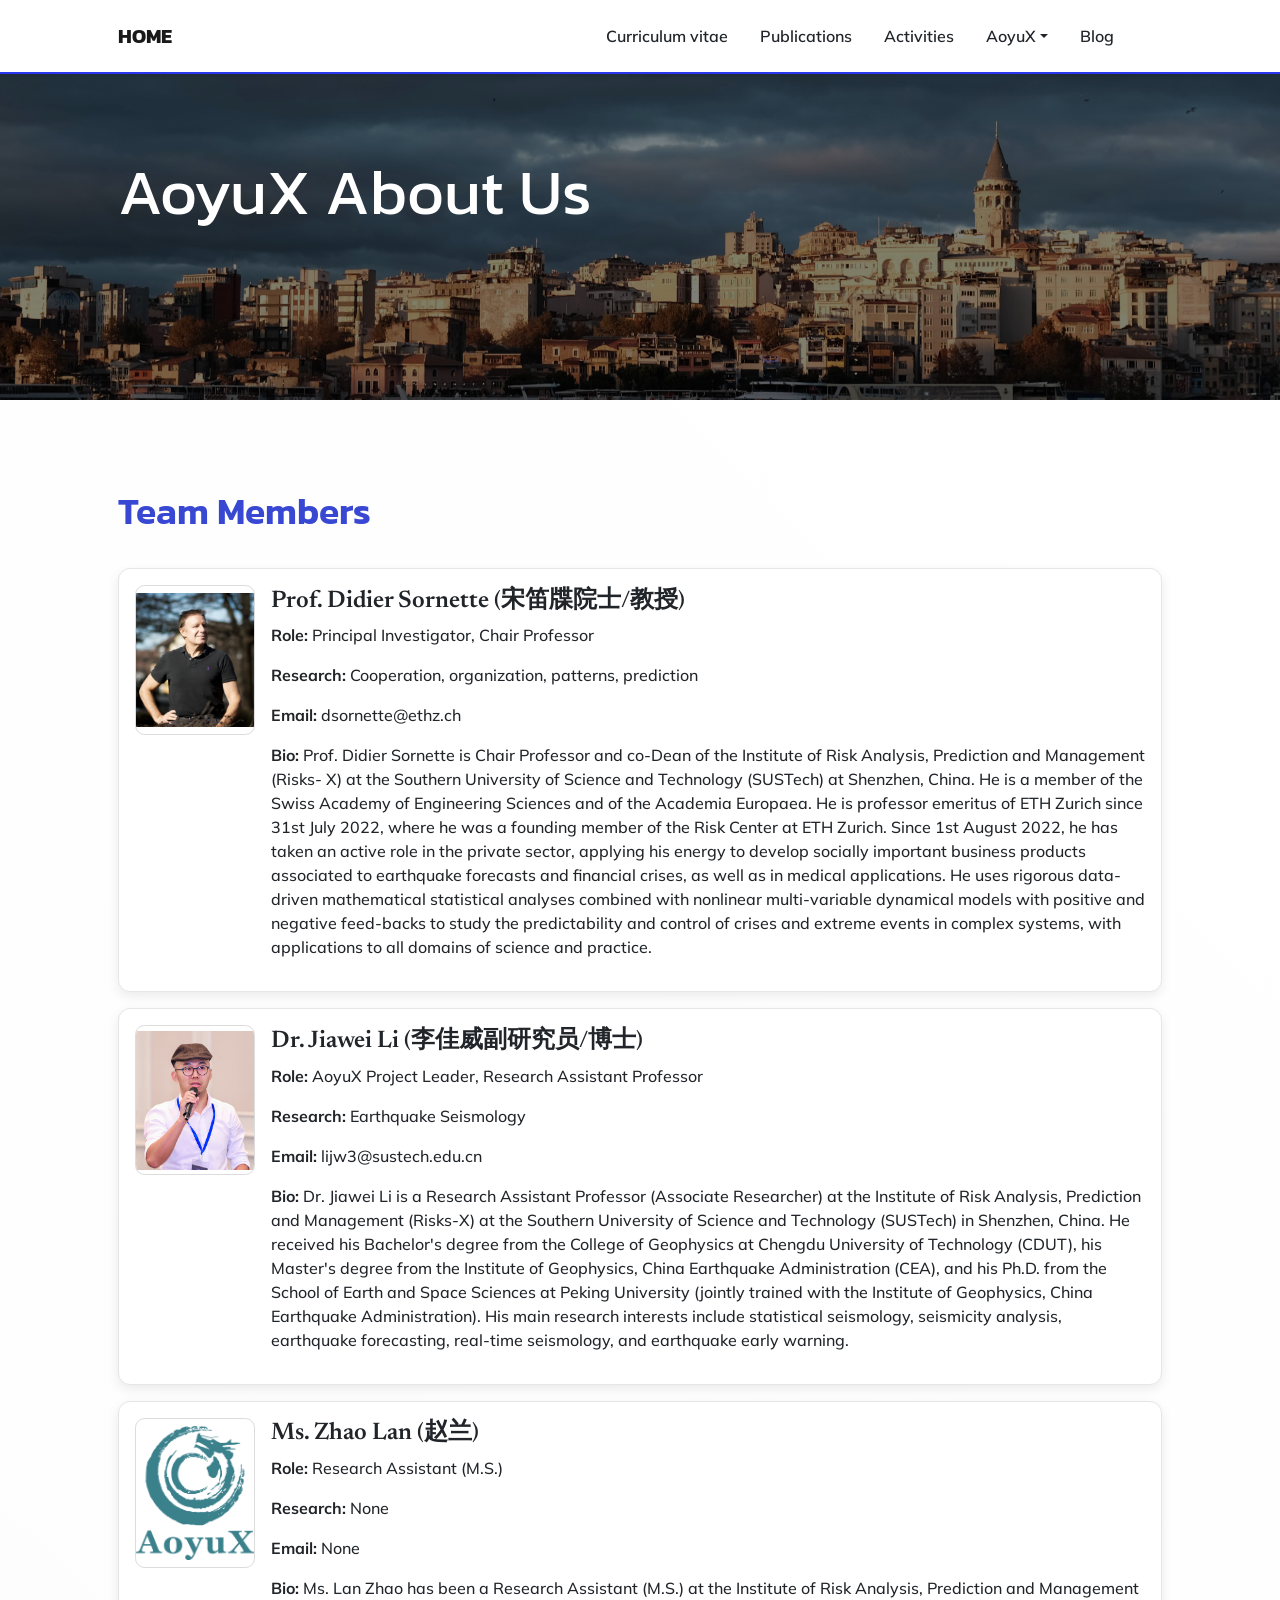
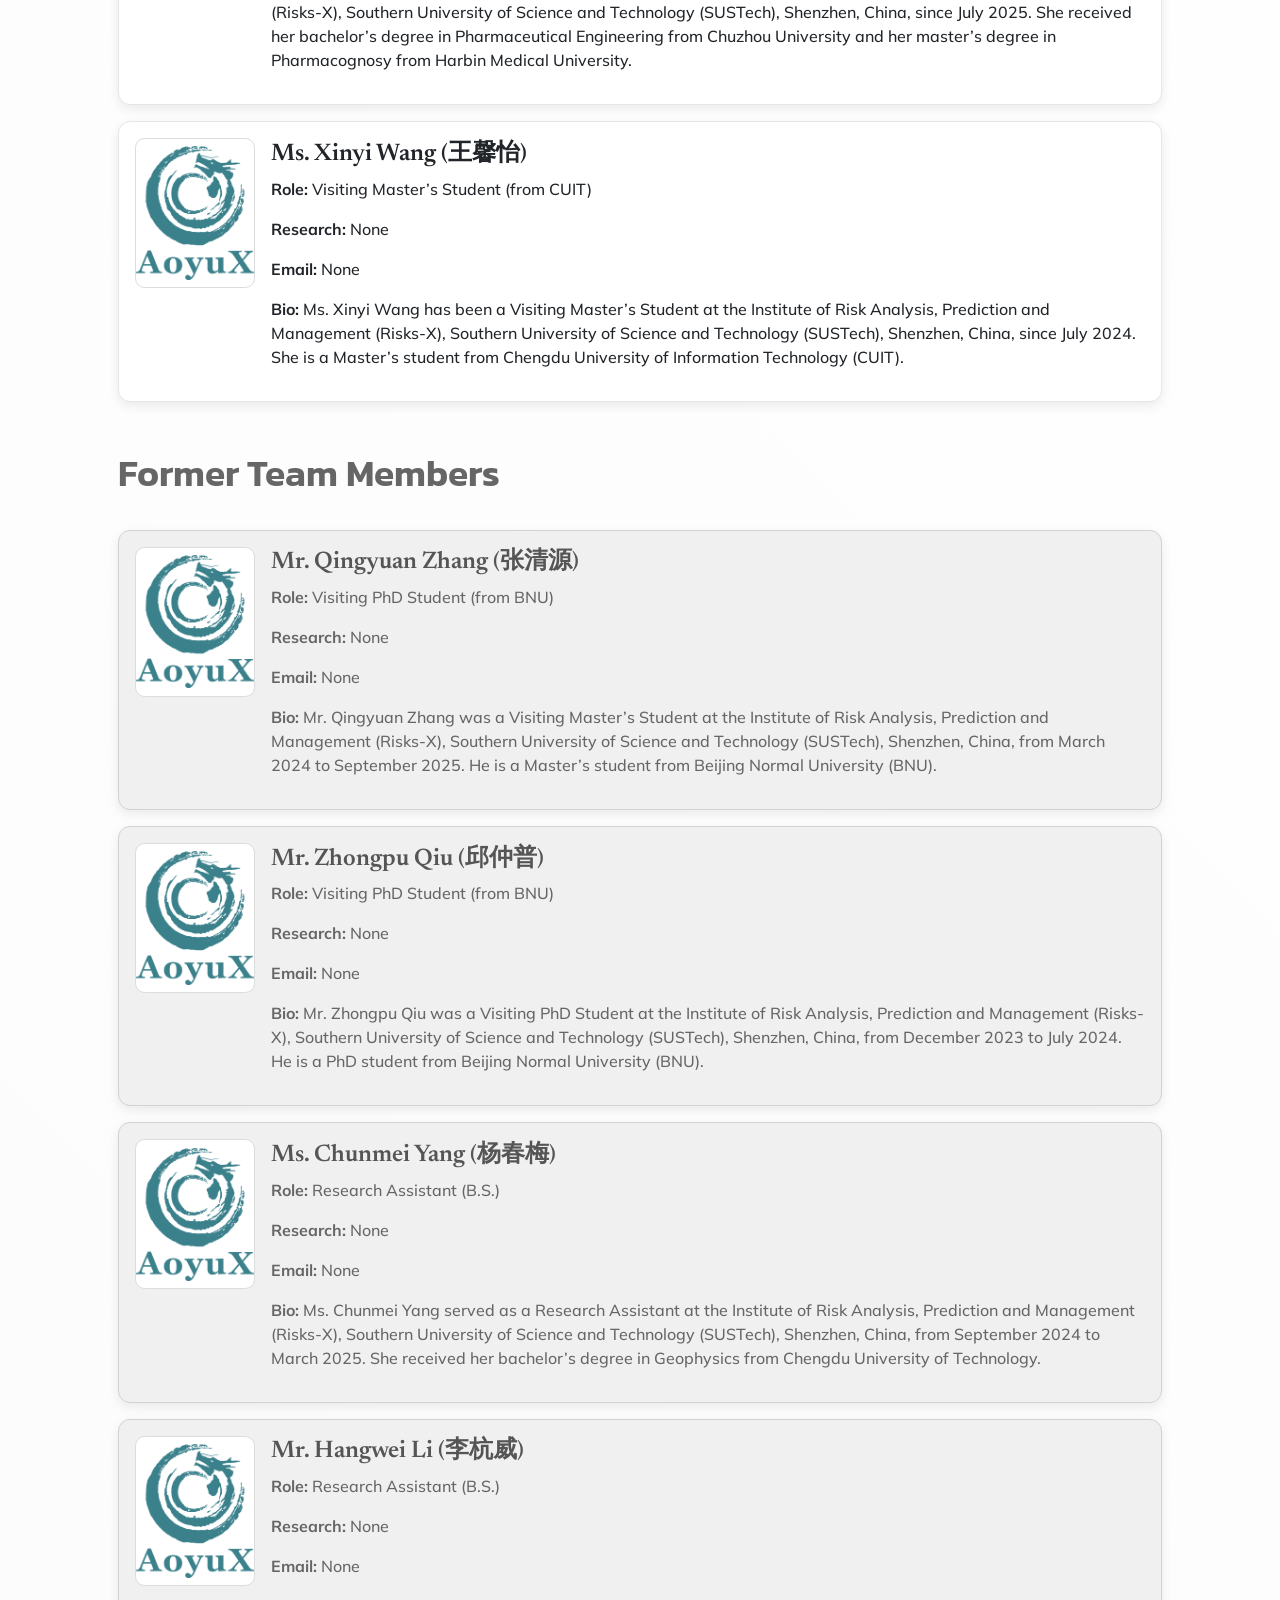
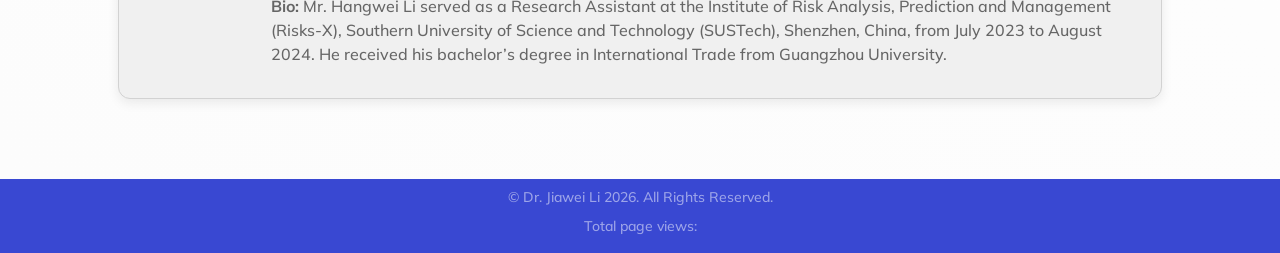
<file: aoyux_about.html>
<!DOCTYPE html>
<html lang="en">
<head>
    <meta charset="utf-8" />
    <meta name="viewport" content="width=device-width, initial-scale=1, shrink-to-fit=no" />
    <meta name="description" content="Meet the AoyuX research team and former team members." />
    <meta name="author" content="Jiawei Li, AoyuX Group, RisksX, SUSTech" />
    <title id="title">About AoyuX | 李佳威 Jiawei Li</title>
    <link rel="icon" type="image/x-icon" href="static/assets/PageLogo.png" />
    <link href="https://cdn.jsdelivr.net/npm/bootstrap-icons@1.5.0/font/bootstrap-icons.css" rel="stylesheet" />
    <link rel="preconnect" href="https://fonts.gstatic.com" />
    <link href="https://fonts.googleapis.com/css2?family=Newsreader:ital,wght@0,600;1,600&amp;display=swap" rel="stylesheet" />
    <link href="https://fonts.googleapis.com/css2?family=Mulish:ital,wght@0,300;0,500;0,600;0,700;1,300;1,500;1,600;1,700&amp;display=swap" rel="stylesheet" />
    <link href="https://fonts.googleapis.com/css2?family=Kanit:ital,wght@0,400;1,400&amp;display=swap" rel="stylesheet" />
    <link type="text/css" href="static/css/styles.css" rel="stylesheet" />
    <link type="text/css" href="static/css/main.css" rel="stylesheet" />
    <script type="text/javascript" src="static/js/bootstrap.bundle.min.js"></script>
    <script type="text/javascript" src="static/js/js-yaml.min.js"></script>
    <script type="text/javascript" src="static/js/scripts.js"></script>
    <!-- seo:start -->
    <link rel="canonical" href="https://lijiawei098.github.io/aoyux_about.html" />
    <meta name="robots" content="index, follow" />
    <meta property="og:type" content="website" />
    <meta property="og:title" content="About AoyuX | 李佳威 Jiawei Li" />
    <meta property="og:description" content="Meet the AoyuX research team and former team members." />
    <meta property="og:url" content="https://lijiawei098.github.io/aoyux_about.html" />
    <meta property="og:image" content="https://lijiawei098.github.io/static/assets/img/photo.jpg" />
    <!-- seo:end -->
</head>
<body id="page-top">
    <nav class="header navbar navbar-expand-lg navbar-light fixed-top shadow-sm" id="mainNav">
        <div class="container px-5">
            <a id="page-top-title" class="navbar-brand fw-bold" href="index.html"><!-- prerender:page-top-title -->HOME<!-- /prerender:page-top-title --></a>
            <button class="navbar-toggler" type="button" data-bs-toggle="collapse" data-bs-target="#navbarResponsive" aria-controls="navbarResponsive" aria-expanded="false" aria-label="Toggle navigation">MENU <i class="bi-list"></i></button>
            <div class="collapse navbar-collapse" id="navbarResponsive">
                <ul class="navbar-nav ms-auto me-4 my-3 my-lg-0">
                    <li class="nav-item"><a class="nav-link me-lg-3" href="CV.html">Curriculum vitae</a></li>
                    <li class="nav-item"><a class="nav-link me-lg-3" href="publications.html">Publications</a></li>
                    <li class="nav-item"><a class="nav-link me-lg-3" href="activities.html">Activities</a></li>
                    <li class="nav-item dropdown">
                        <a class="nav-link dropdown-toggle me-lg-3" href="#" id="aoyuxDropdown" role="button" data-bs-toggle="dropdown" aria-expanded="false">AoyuX</a>
                        <ul class="dropdown-menu" aria-labelledby="aoyuxDropdown">
                            <li><a class="dropdown-item" href="aoyux.html">CSES Reports</a></li>
                            <li><a class="dropdown-item" href="aoyux_about.html">About Us</a></li>
                        </ul>
                    </li>
                    <li class="nav-item"><a class="nav-link me-lg-3" href="Blog.html">Blog</a></li>
                </ul>
            </div>
        </div>
    </nav>

    <section class="top-section" style="background-image: url('static/assets/img/background.jpeg');">
        <div class="top-section-content"><div class="container px-5"><h2 class="text-white display-3 lh-1 font-alt">AoyuX About Us</h2></div></div>
    </section>

    <section class="bg-gradient-primary-to-secondary-light mt5 md5">
        <div class="container px-5">
            <header>
                <h2>Team Members</h2>
            </header>
            <div class="team-grid" style="display:flex;flex-direction:column;gap:1rem;">
                <article class="team-card" style="display:flex;align-items:flex-start;gap:1rem;">
                    <img class="team-photo" src="static/assets/img/DidierSornette.png" alt="Member Name 1" style="width:120px;height:150px;object-fit:contain;flex:0 0 120px;background:#fff;">
                    <div class="team-info">
                        <h4>Prof. Didier Sornette (宋笛牒院士/教授)</h4>
                        <p><strong>Role:</strong> Principal Investigator, Chair Professor</p>
                        <p><strong>Research:</strong> Cooperation, organization, patterns, prediction</p>
                        <p><strong>Email:</strong> dsornette@ethz.ch</p>
                        <p><strong>Bio:</strong> Prof. Didier Sornette is Chair Professor and co-Dean of the Institute of Risk Analysis, Prediction and Management (Risks- X) at the Southern University of Science and Technology (SUSTech) at Shenzhen, China. He is a member of the Swiss Academy of Engineering Sciences and of the Academia Europaea. He is professor emeritus of ETH Zurich since 31st July 2022, where he was a founding member of the Risk Center at ETH Zurich. Since 1st August 2022, he has taken an active role in the private sector, applying his energy to develop socially important business products associated to earthquake forecasts and financial crises, as well as in medical applications. He uses rigorous data-driven mathematical statistical analyses combined with nonlinear multi-variable dynamical models with positive and negative feed-backs to study the predictability and control of crises and extreme events in complex systems, with applications to all domains of science and practice.</p>
                    </div>
                </article>
                <article class="team-card" style="display:flex;align-items:flex-start;gap:1rem;">
                    <img class="team-photo" src="static/assets/img/JiaweiLi.png" alt="Member Name 2" style="width:120px;height:150px;object-fit:contain;flex:0 0 120px;background:#fff;">
                    <div class="team-info">
                        <h4>Dr. Jiawei Li (李佳威副研究员/博士)</h4>
                        <p><strong>Role:</strong> AoyuX Project Leader, Research Assistant Professor</p>
                        <p><strong>Research:</strong> Earthquake Seismology</p>
                        <p><strong>Email:</strong> lijw3@sustech.edu.cn</p>
                        <p><strong>Bio:</strong> Dr. Jiawei Li is a Research Assistant Professor (Associate Researcher) at the Institute of Risk Analysis, Prediction and Management (Risks-X) at the Southern University of Science and Technology (SUSTech) in Shenzhen, China. He received his Bachelor's degree from the College of Geophysics at Chengdu University of Technology (CDUT), his Master's degree from the Institute of Geophysics, China Earthquake Administration (CEA), and his Ph.D. from the School of Earth and Space Sciences at Peking University (jointly trained with the Institute of Geophysics, China Earthquake Administration). His main research interests include statistical seismology, seismicity analysis, earthquake forecasting, real-time seismology, and earthquake early warning.</p>
                    </div>
                </article>
                <article class="team-card" style="display:flex;align-items:flex-start;gap:1rem;">
                    <img class="team-photo" src="static/assets/PageLogo.png" alt="Member Name 3" style="width:120px;height:150px;object-fit:contain;flex:0 0 120px;background:#fff;">
                    <div class="team-info">
                        <h4>Ms. Zhao Lan (赵兰)</h4>
                        <p><strong>Role:</strong> Research Assistant (M.S.)</p>
                        <p><strong>Research:</strong> None</p>
                        <p><strong>Email:</strong> None</p>
                        <p><strong>Bio:</strong> Ms. Lan Zhao has been a Research Assistant (M.S.) at the Institute of Risk Analysis, Prediction and Management (Risks-X), Southern University of Science and Technology (SUSTech), Shenzhen, China, since July 2025. She received her bachelor’s degree in Pharmaceutical Engineering from Chuzhou University and her master’s degree in Pharmacognosy from Harbin Medical University.</p>
                    </div>
                </article>
                <article class="team-card" style="display:flex;align-items:flex-start;gap:1rem;">
                    <img class="team-photo" src="static/assets/PageLogo.png" alt="Member Name 4" style="width:120px;height:150px;object-fit:contain;flex:0 0 120px;background:#fff;">
                    <div class="team-info">
                        <h4>Ms. Xinyi Wang (王馨怡)</h4>
                        <p><strong>Role:</strong> Visiting Master’s Student (from CUIT)</p>
                        <p><strong>Research:</strong> None</p>
                        <p><strong>Email:</strong> None</p>
                        <p><strong>Bio:</strong> Ms. Xinyi Wang has been a Visiting Master’s Student at the Institute of Risk Analysis, Prediction and Management (Risks-X), Southern University of Science and Technology (SUSTech), Shenzhen, China, since July 2024. She is a Master’s student from Chengdu University of Information Technology (CUIT).</p>
                    </div>
                </article>
            </div>
          
            <header class="former-team-section">
              <h2>Former Team Members</h2>
            </header>
            <div class="team-grid former-team-grid">
                <article class="team-card former-team-card">
                    <img class="team-photo" src="static/assets/PageLogo.png" alt="Former Member Name 1" style="width:120px;height:150px;object-fit:contain;flex:0 0 120px;background:#fff;">
                    <div class="team-info">
                        <h4>Mr. Qingyuan Zhang (张清源)</h4>
                        <p><strong>Role:</strong> Visiting PhD Student (from BNU)</p>
                        <p><strong>Research:</strong> None</p>
                        <p><strong>Email:</strong> None</p>
                        <p><strong>Bio:</strong> Mr. Qingyuan Zhang was a Visiting Master’s Student at the Institute of Risk Analysis, Prediction and Management (Risks-X), Southern University of Science and Technology (SUSTech), Shenzhen, China, from March 2024 to September 2025. He is a Master’s student from Beijing Normal University (BNU).</p>
                    </div>
                </article>
                <article class="team-card former-team-card" style="display:flex;align-items:flex-start;gap:1rem;">
                    <img class="team-photo" src="static/assets/PageLogo.png" alt="Former Member Name 2" style="width:120px;height:150px;object-fit:contain;flex:0 0 120px;background:#fff;">
                    <div class="team-info">
                        <h4>Mr. Zhongpu Qiu (邱仲普)</h4>
                        <p><strong>Role:</strong> Visiting PhD Student (from BNU)</p>
                        <p><strong>Research:</strong> None</p>
                        <p><strong>Email:</strong> None</p>
                        <p><strong>Bio:</strong> Mr. Zhongpu Qiu was a Visiting PhD Student at the Institute of Risk Analysis, Prediction and Management (Risks-X), Southern University of Science and Technology (SUSTech), Shenzhen, China, from December 2023 to July 2024. He is a PhD student from Beijing Normal University (BNU).</p>
                    </div>
                </article>
                <article class="team-card former-team-card" style="display:flex;align-items:flex-start;gap:1rem;">
                    <img class="team-photo" src="static/assets/PageLogo.png" alt="Former Member Name 3" style="width:120px;height:150px;object-fit:contain;flex:0 0 120px;background:#fff;">
                    <div class="team-info">
                        <h4>Ms. Chunmei Yang (杨春梅)</h4>
                        <p><strong>Role:</strong> Research Assistant (B.S.)</p>
                        <p><strong>Research:</strong> None</p>
                        <p><strong>Email:</strong> None</p>
                        <p><strong>Bio:</strong> Ms. Chunmei Yang served as a Research Assistant at the Institute of Risk Analysis, Prediction and Management (Risks-X), Southern University of Science and Technology (SUSTech), Shenzhen, China, from September 2024 to March 2025. She received her bachelor’s degree in Geophysics from Chengdu University of Technology.</p>
                    </div>
                </article>
                <article class="team-card former-team-card" style="display:flex;align-items:flex-start;gap:1rem;">
                    <img class="team-photo" src="static/assets/PageLogo.png" alt="Former Member Name 4" style="width:120px;height:150px;object-fit:contain;flex:0 0 120px;background:#fff;">
                    <div class="team-info">
                        <h4>Mr. Hangwei Li (李杭威)</h4>
                        <p><strong>Role:</strong> Research Assistant (B.S.)</p>
                        <p><strong>Research:</strong> None</p>
                        <p><strong>Email:</strong> None</p>
                        <p><strong>Bio:</strong> Mr. Hangwei Li served as a Research Assistant at the Institute of Risk Analysis, Prediction and Management (Risks-X), Southern University of Science and Technology (SUSTech), Shenzhen, China, from July 2023 to August 2024. He received his bachelor’s degree in International Trade from Guangzhou University.</p>
                    </div>
                </article>
            </div>
        </div>
      
      
    </section>
  
  

    <footer class="bg-bottom text-center py-2">
        <div class="container px-5"><div class="text-white-50 small"><div id="copyright-text" class="mb-2"><!-- prerender:copyright-text -->&copy; Dr. Jiawei Li 2026. All Rights Reserved.<!-- /prerender:copyright-text --></div><div class="mb-2">Total page views: <span id="busuanzi_value_site_pv"></span></div></div></div>
    </footer>
    <script async src="https://busuanzi.ibruce.info/busuanzi/2.3/busuanzi.pure.mini.js"></script>
</body>
</html>
</file>
<file: static/css/main.css>
@import "./styles.css";


:root{
    --h-title-color:#3948d2;
}

.header {
    border-bottom: solid 2px var(--bs-blue);
    z-index: 10000;
}

.bg-bottom {
    background-color: var(--h-title-color);
}

.top-section {
    position: relative;
    padding: 10rem 0;
    background-position: center;
    background-size: cover;
    height: 25rem;
}

.top-section h2 {
    font-weight: 400;
}

.top-section .top-section-content {
    position: relative;
    z-index: 1;
}

.top-section:before {
    content: "";
    position: absolute;
    top: 0;
    left: 0;
    width: 100%;
    height: 100%;
    background: rgba(0, 0, 0, 0.5);
}

section header h2{
    font-family: "Kanit", -apple-system, BlinkMacSystemFont, "Segoe UI", Roboto, "Helvetica Neue", Arial, sans-serif, "Apple Color Emoji", "Segoe UI Emoji", "Segoe UI Symbol", "Noto Color Emoji" !important;
    color: var(--h-title-color);
    font-size: 2.3rem;
    line-height: 4rem;
}

section .main-body{
    font-size: 1.3rem;
    font-weight: 200;
    line-height: 2.4rem;
}


.bg-gradient-primary-to-secondary-light {
    background: linear-gradient(45deg, #fcfcfc, #ffffff) !important;
}

.bg-gradient-primary-to-secondary-gray {
    background: linear-gradient(45deg, #f0f0f0, #f1f1f1) !important;
}



.on-top {
    position: relative;
    z-index: 10000;
}

.top-bg {
    background-position: center;
    background-size: fill;
    width: 100%;
    height: 100%;
}

.top-bg::before {
    content: "";
    position: absolute;
    top: 0;
    left: 0;
    width: 100%;
    height: 100%;
    background: rgba(0, 0, 0, 0.4);
}


#avatar {
    position: relative;
    height: 0;
    top:min(-65px,max(-100px,calc(-1*100vw/12)));
    max-width: 55em;
    margin: 0 1.5rem 0 0;
    float: right;
    z-index: 9000;
}

#avatar img {
    height: max(130px,min(200px,calc(100vw/6)));
    box-shadow: 5px 5px 5px rgba(0, 0, 0, 0.2);
}

@media screen and (max-width: 991px) {
    #avatar {
        margin: 0;
    }
}



.team-grid {
    display: flex;
    flex-direction: column;
    gap: 1rem;
    margin-top: 1.5rem;
}

.team-card {
    display: flex;
    align-items: flex-start;
    gap: 1rem;
    background: #ffffff;
    border: 1px solid #e6e6e6;
    border-radius: 0.75rem;
    padding: 1rem;
    box-shadow: 0 4px 12px rgba(0, 0, 0, 0.08);
}

.team-photo {
    width: 130px;
    height: 160px;
    object-fit: cover;
    flex-shrink: 0;
    border: 1px solid #dcdcdc;
    border-radius: 0.6rem;
    background: #f7f7f7;
}

.team-info {
    flex: 1;
}

.team-info h4 {
    margin-top: 0.1rem;
}

.former-team-section {
    margin-top: 2.5rem;
    color: #666666;
}

.former-team-section h2,
.former-team-section .lead {
    color: #666666 !important;
}

.former-team-card {
    background: #f0f0f0;
    border-color: #d2d2d2;
    color: #666666;
}

.former-team-card .team-info h4 {
    color: #555555;
}

@media screen and (max-width: 768px) {
    .team-card {
        flex-direction: column;
    }

    .team-photo {
        width: 100%;
        height: auto;
        max-height: 260px;
    }
}

.blog-post-layout {
    align-items: flex-start;
}

.blog-post-layout-single {
    display: block;
}

.post-toc {
    position: sticky;
    top: 6.5rem;
    max-height: calc(100vh - 8rem);
    overflow: auto;
    background: #ffffff;
    border: 1px solid #e6e6e6;
    border-radius: 0.75rem;
    padding: 1rem;
}

.post-toc-title {
    margin-bottom: 0.75rem;
    font-size: 1.05rem;
}

.post-toc-placeholder {
    margin-bottom: 0;
    color: #666666;
    font-size: 0.95rem;
}

.post-toc .toc-branch {
    margin: 0.25rem 0;
}

.post-toc .toc-row {
    display: flex;
    align-items: center;
    gap: 0.35rem;
    margin: 0.1rem 0;
}

.post-toc .toc-toggle,
.post-toc .toc-leaf-marker {
    width: 1rem;
    flex: 0 0 1rem;
    display: inline-flex;
    align-items: center;
    justify-content: center;
    color: #5e6c86;
}

.post-toc .toc-toggle {
    border: 0;
    background: transparent;
    padding: 0;
    cursor: pointer;
}

.post-toc .toc-toggle::before {
    content: "▸";
    font-size: 0.85rem;
    line-height: 1;
}

.post-toc .toc-branch.is-open > .toc-row .toc-toggle::before {
    content: "▾";
}

.post-toc .toc-leaf-marker {
    font-size: 0.7rem;
}

.post-toc .toc-link {
    color: #25324a;
    text-decoration: none;
    font-size: 0.96rem;
    line-height: 1.35;
    display: inline-block;
    padding: 0.1rem 0;
}

.post-toc .toc-link:hover {
    color: #3a5edb;
    text-decoration: underline;
}

.post-toc .toc-link-active {
    font-weight: 700;
    color: #1f49d8 !important;
}

.post-toc .toc-children {
    margin-left: 0.9rem;
    padding-left: 0.7rem;
    border-left: 1px dashed #d4d9e5;
}

.post-toc .toc-branch:not(.is-open) > .toc-children {
    display: none;
}

.post-toc .toc-level-3 .toc-link {
    font-size: 0.92rem;
}

.post-footnotes {
    margin-top: 2rem;
    padding-top: 1rem;
    border-top: 1px solid #dfe3ef;
}

.post-footnotes li {
    margin: 0.35rem 0;
}

.footnote-backref {
    margin-left: 0.35rem;
    text-decoration: none;
}

#post-md img {
    max-width: min(100%, 820px);
    width: auto;
    height: auto;
    max-height: 420px;
    object-fit: contain;
    display: block;
    margin: 1rem auto;
    border-radius: 0.4rem;
}

#post-md p {
    text-indent: 2em;
    line-height: 1.7;
    margin-top: 0.2em;
    margin-bottom: 1.2em;
    text-align: justify;
}

#post-md .post-figure-caption {
    font-size: 1rem;
    font-weight: 400;
    line-height: 1.5;
    text-indent: 0 !important;
    text-align: left;
}

@media screen and (max-width: 991px) {
    .post-toc {
        position: static;
        max-height: none;
    }
}

.post-hero-subtitle {
    margin-top: 0.8rem;
    margin-bottom: 0;
}

.post-hero-title-custom {
    font-size: clamp(2rem, 4vw, 3.4rem);
    font-weight: 800 !important;
}

.post-hero-subtitle-custom {
    font-size: clamp(1rem, 2vw, 1.3rem);
    font-weight: 400;
}

.post-quote-main {
    text-align: center;
    font-size: 1.6rem;
    font-weight: 700;
    margin-bottom: 0.25rem !important;
    text-indent: 0 !important;
}

.post-quote-author {
    text-align: right;
    font-size: 1rem;
    font-style: italic;
    margin-bottom: 1.1rem;
    text-indent: 0 !important;
}

.post-footnotes h2 {
    font-size: 1.25rem;
    font-weight: 400;
    color: inherit;
    margin-bottom: 0.8rem;
}

.post-footnotes,
.post-footnotes ol,
.post-footnotes li,
.post-footnotes p {
    font-size: 1rem;
    font-weight: 400;
    line-height: 1.5;
}

.post-toc .toc-branch > .toc-children:empty {
    display: none;
}
</file>
